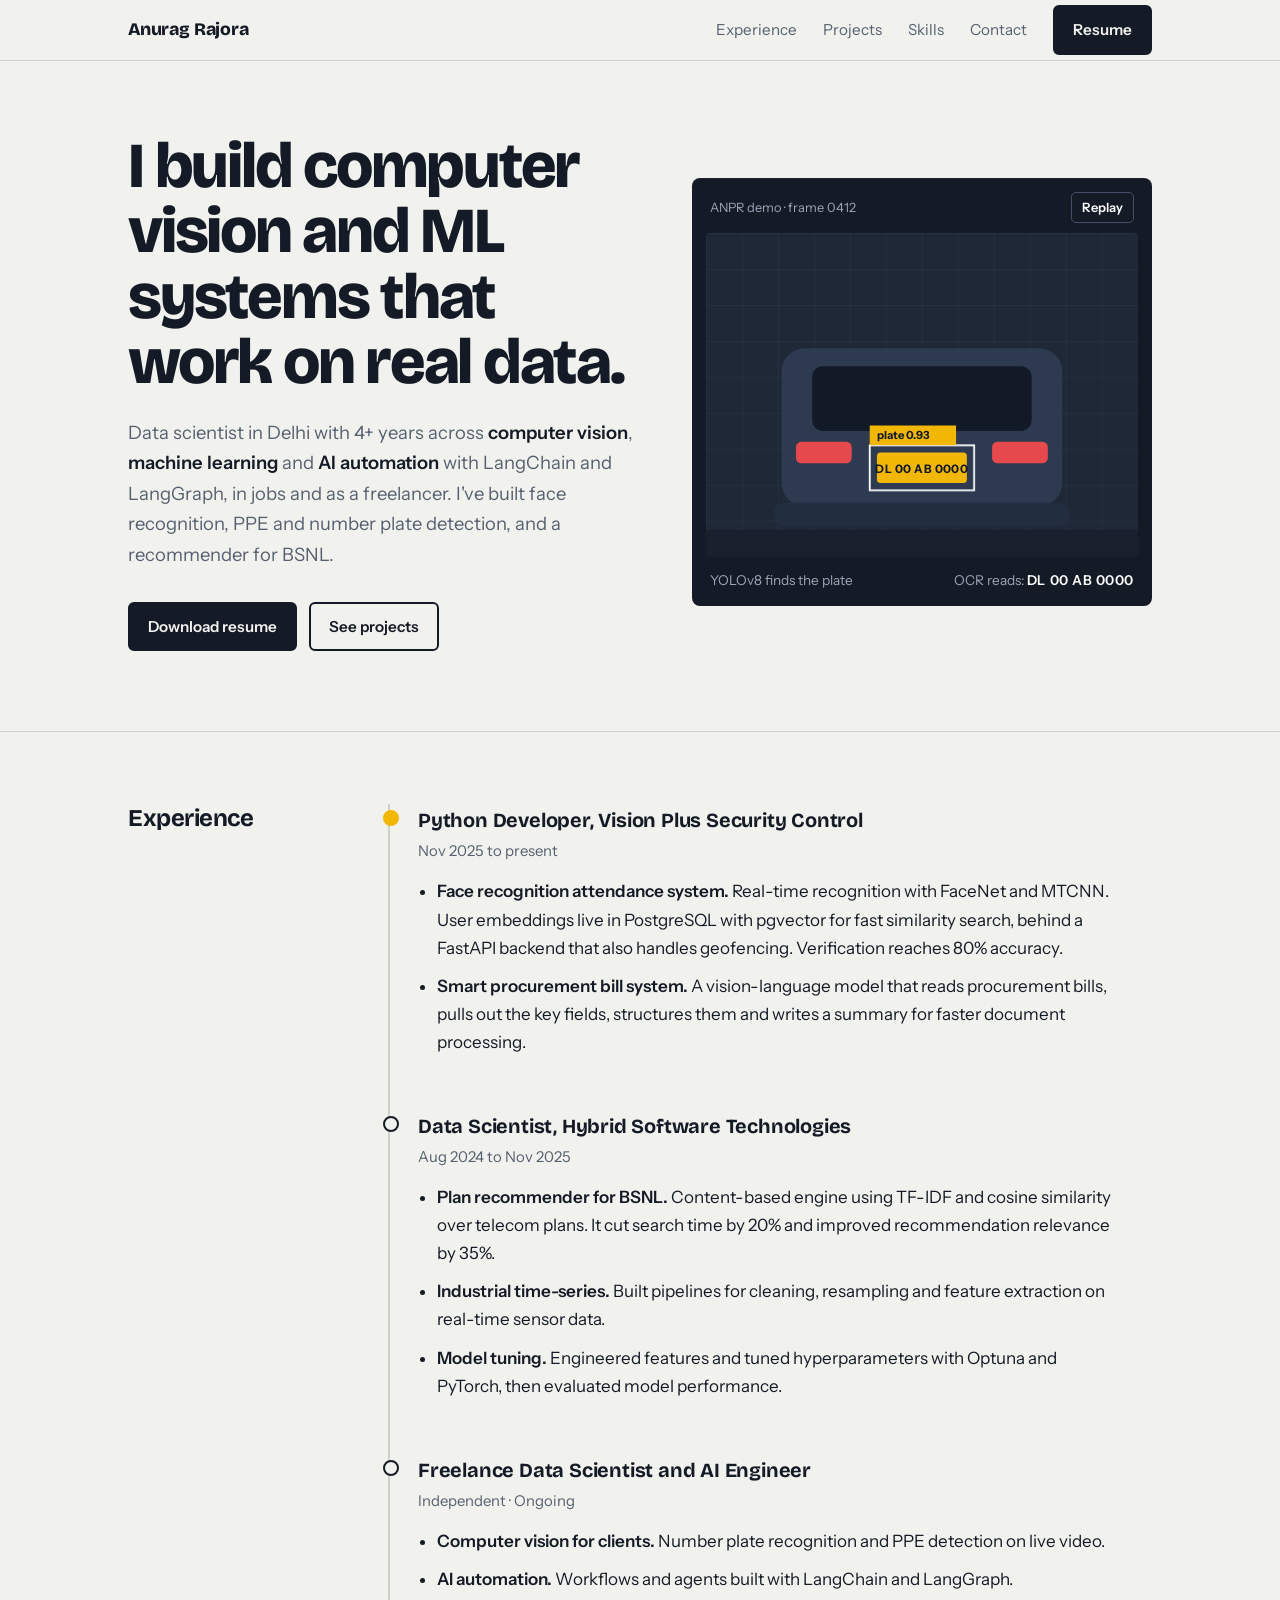
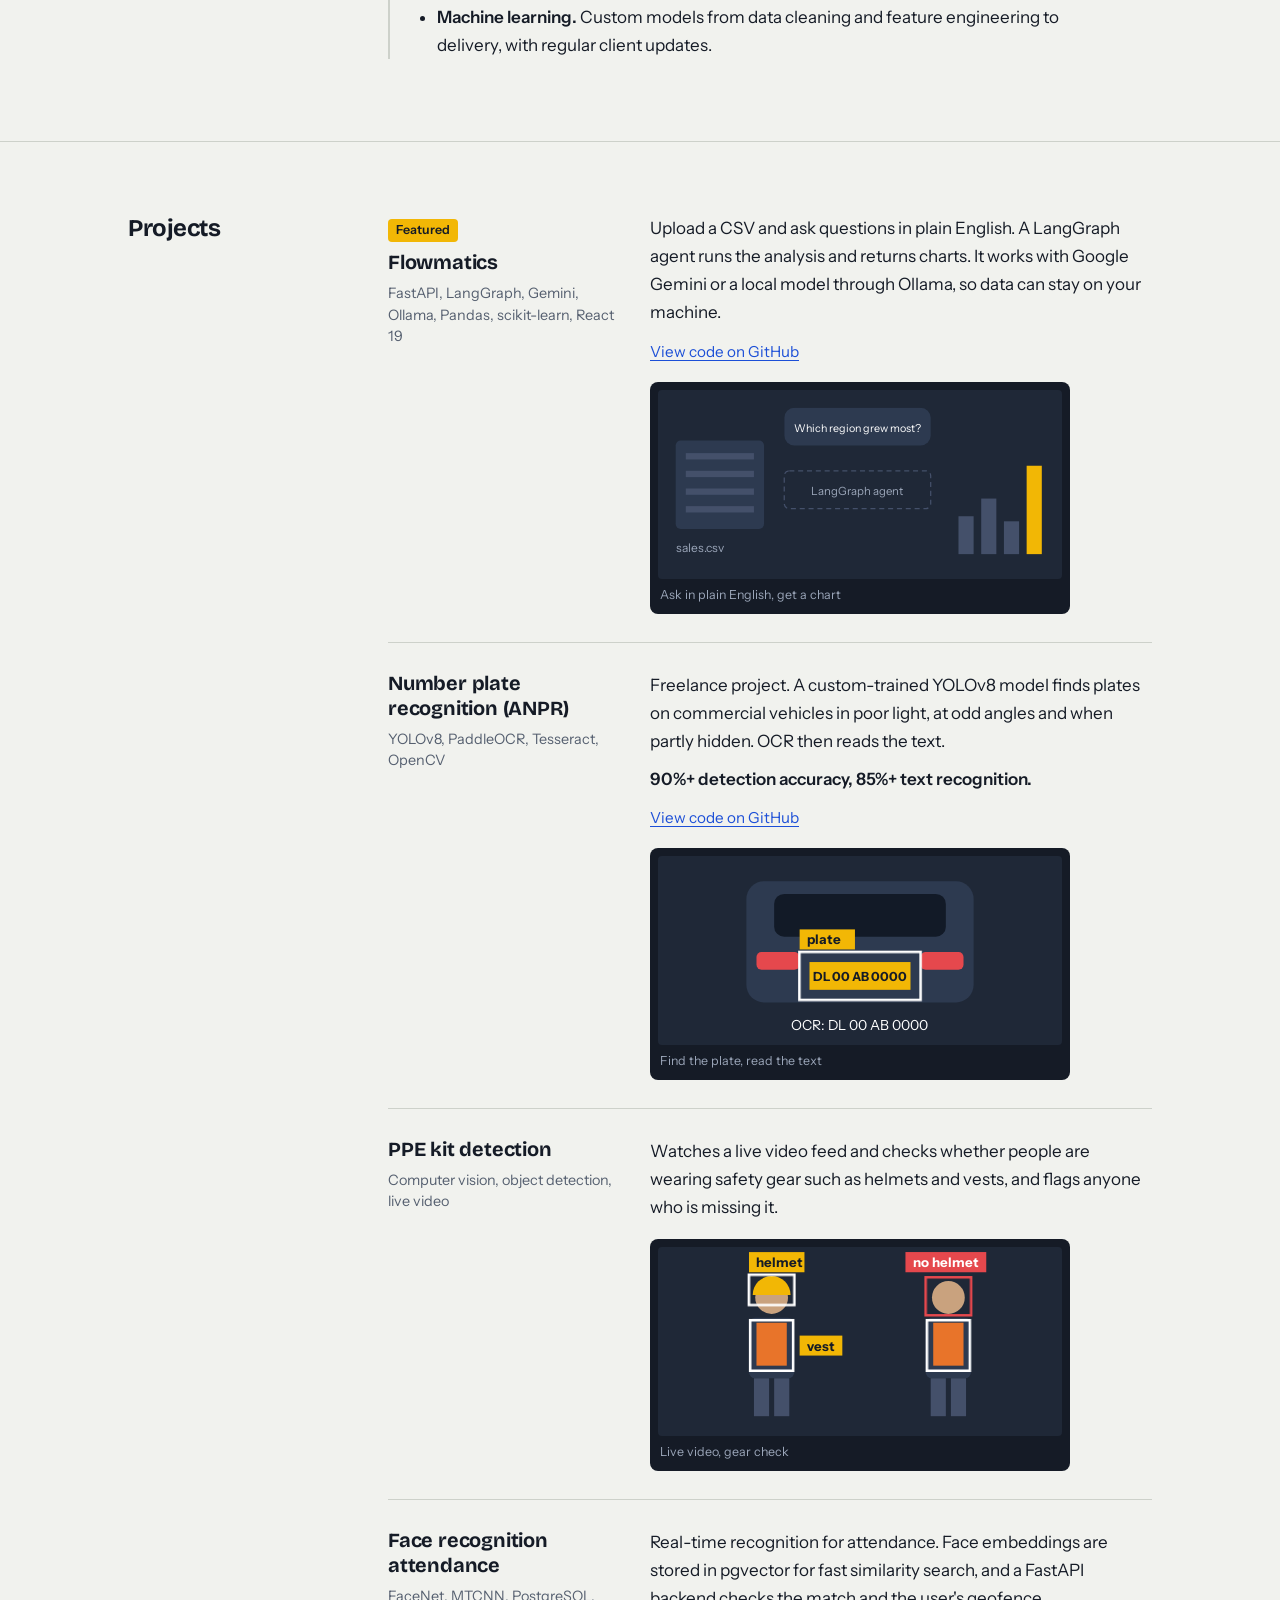
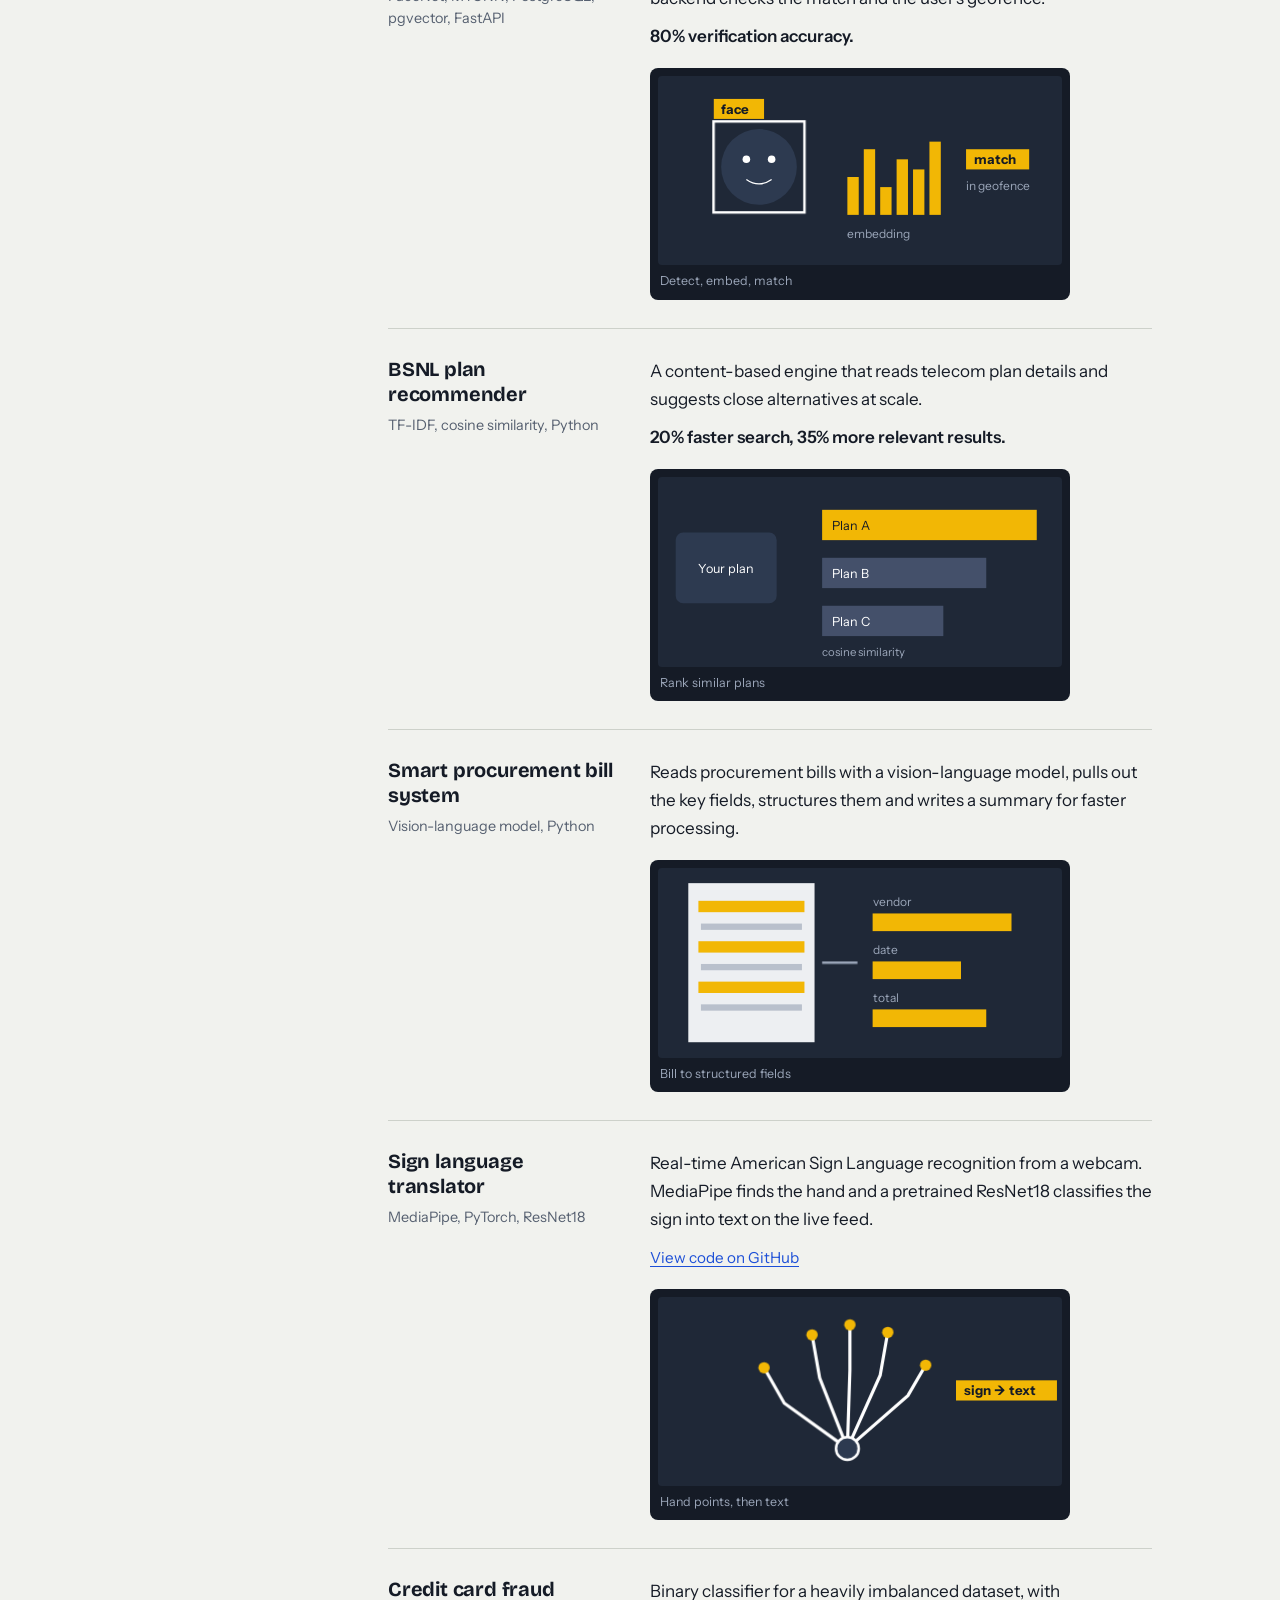
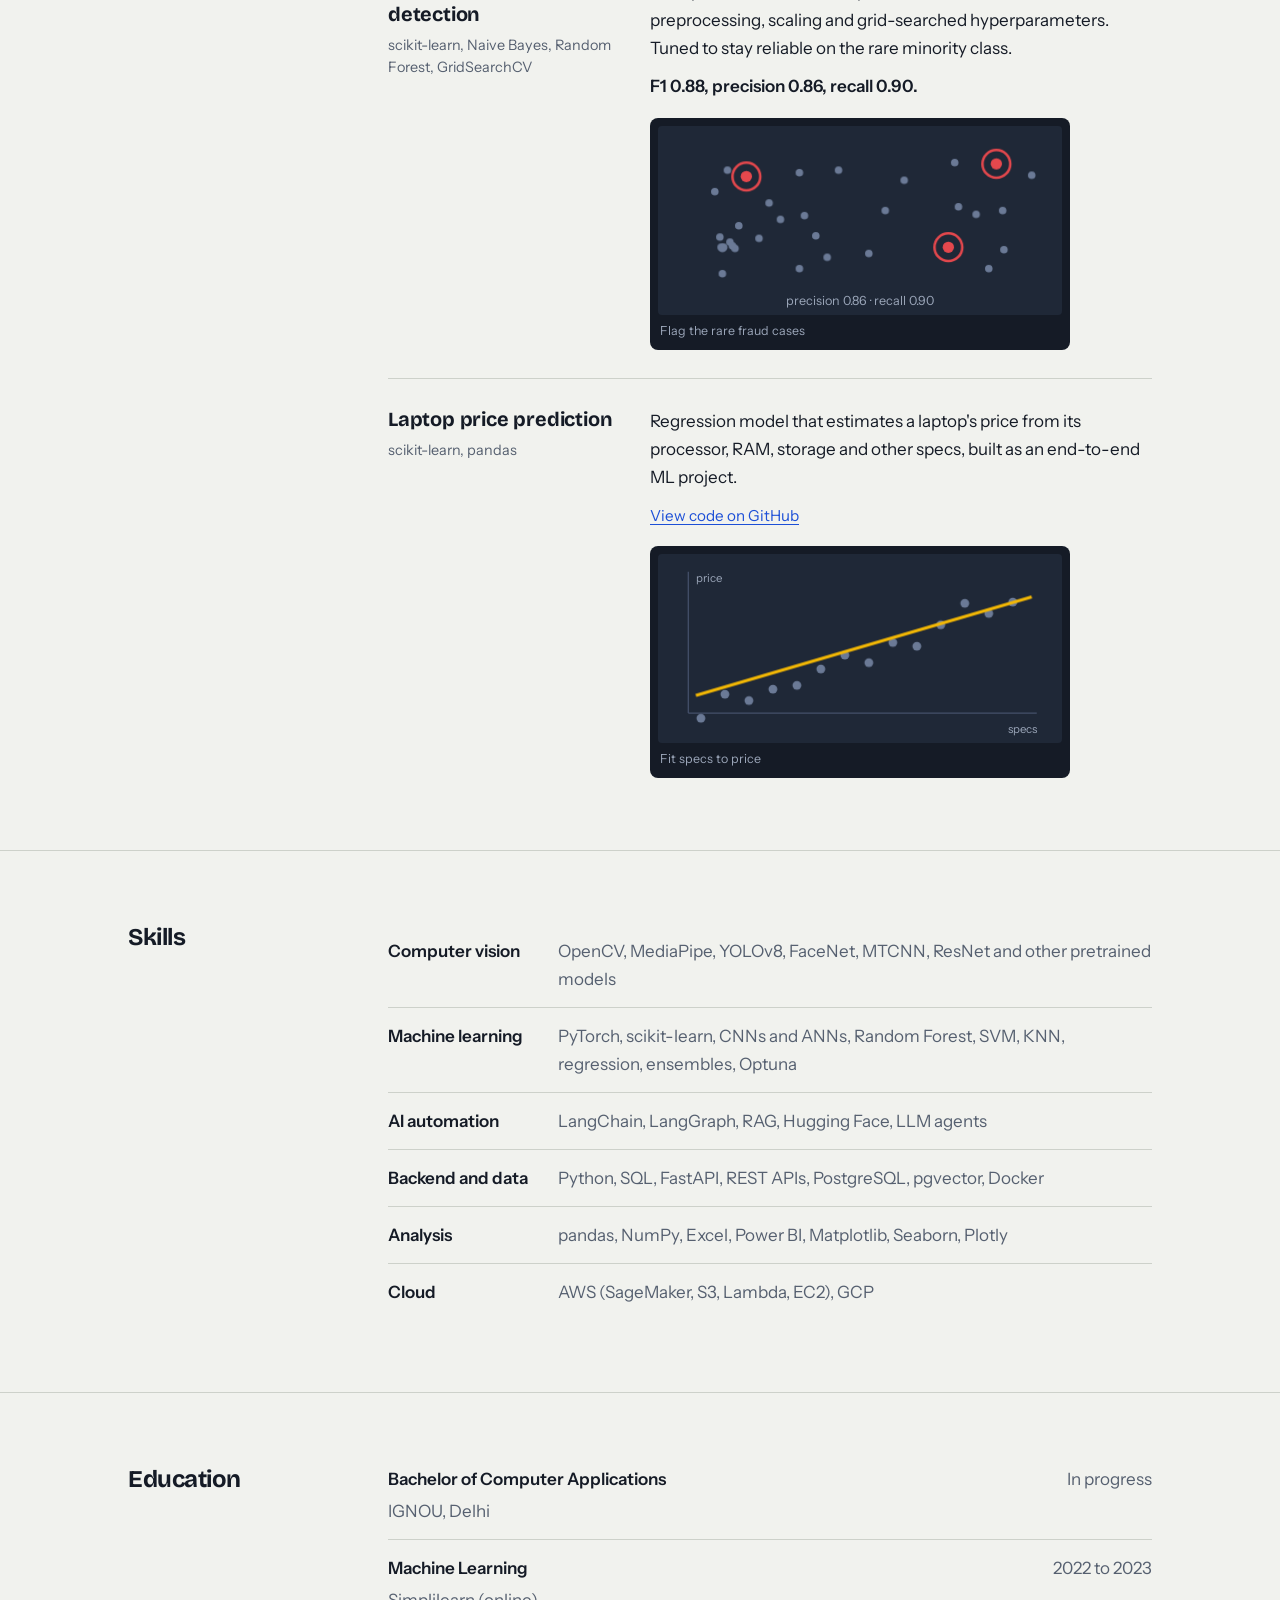
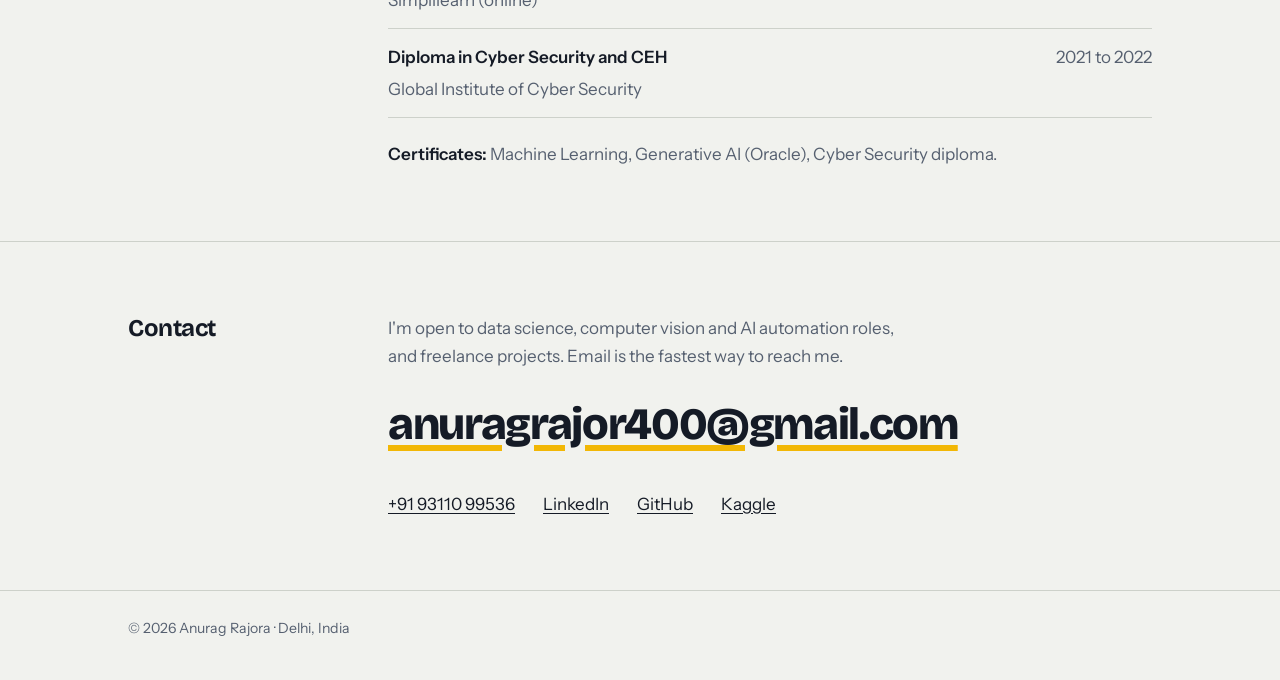
<file: index.html>
<!DOCTYPE html>
<html lang="en">
<head>
<meta charset="UTF-8">
<meta name="viewport" content="width=device-width, initial-scale=1">
<title>Anurag Rajora · Data Scientist, Computer Vision & ML</title>
<meta name="description" content="Data scientist with 4+ years of experience across computer vision, machine learning and AI automation, including freelance work. Python, PyTorch, LangGraph, FastAPI and pgvector.">
<meta property="og:title" content="Anurag Rajora · Data Scientist, Computer Vision & ML">
<meta property="og:description" content="Computer vision, ML and AI automation. 4+ years, including freelance. Based in Delhi.">
<meta name="theme-color" content="#F1F2EE">
<link rel="icon" href="data:image/svg+xml,%3Csvg xmlns='http://www.w3.org/2000/svg' viewBox='0 0 64 64'%3E%3Crect width='64' height='64' rx='12' fill='%23151B26'/%3E%3Cpath d='M14 18v-4h4M50 18v-4h-4M14 46v4h4M50 46v4h-4' stroke='%23F2B705' stroke-width='4' fill='none'/%3E%3Ctext x='32' y='41' font-size='24' font-weight='700' text-anchor='middle' fill='white' font-family='Arial'%3EA%3C/text%3E%3C/svg%3E">
<link rel="preconnect" href="https://fonts.googleapis.com">
<link rel="preconnect" href="https://fonts.gstatic.com" crossorigin>
<link href="https://fonts.googleapis.com/css2?family=Bricolage+Grotesque:opsz,wght@12..96,500;12..96,700;12..96,800&family=Instrument+Sans:wght@400;500;600&display=swap" rel="stylesheet">
<script>document.documentElement.classList.add("js")</script>
<style>
:root{
  --bg:#F1F2EE; --surface:#E6E8E3; --ink:#151B26; --muted:#566070; --line:#CDD1CA;
  --accent:#F2B705; --accent-ink:#151B26; --link:#1C4FD7;
  --panel:#151B26; --panel-2:#1F2837;
  --display:'Bricolage Grotesque','Helvetica Neue',Arial,sans-serif;
  --body:'Instrument Sans','Helvetica Neue',Arial,sans-serif;
}
@media (prefers-color-scheme:dark){
  :root{--bg:#10151D; --surface:#171E29; --ink:#ECEEF1; --muted:#98A2B3; --line:#2A3342; --link:#8DB0FF; --panel:#1A2230; --panel-2:#232D3F;}
}
*{box-sizing:border-box;margin:0;padding:0}
html{scroll-behavior:smooth;scroll-padding-top:72px}
body{font-family:var(--body);background:var(--bg);color:var(--ink);font-size:17px;line-height:1.65;-webkit-font-smoothing:antialiased}
a{color:inherit}
:focus-visible{outline:3px solid var(--accent);outline-offset:3px;border-radius:3px}
.wrap{max-width:1080px;margin:0 auto;padding:0 28px}

/* top bar */
.bar{position:sticky;top:0;z-index:20;background:color-mix(in srgb,var(--bg) 88%,transparent);backdrop-filter:blur(10px);border-bottom:1px solid var(--line)}
.bar .wrap{display:flex;align-items:center;justify-content:space-between;height:60px}
.logo{font-family:var(--display);font-weight:800;font-size:1.1rem;text-decoration:none;letter-spacing:-.01em}
.bar nav{display:flex;align-items:center;gap:26px;font-size:.95rem}
.bar nav a{text-decoration:none;color:var(--muted)}
.bar nav a:hover{color:var(--ink)}
.btn{display:inline-block;font-weight:600;font-size:.95rem;text-decoration:none;padding:10px 18px;border-radius:6px;background:var(--ink);color:var(--bg)!important;border:2px solid var(--ink);transition:background .15s,color .15s}
.btn:hover{background:var(--accent);border-color:var(--accent);color:var(--accent-ink)!important}
.btn.ghost{background:transparent;color:var(--ink)!important}
.btn.ghost:hover{background:var(--ink);border-color:var(--ink);color:var(--bg)!important}

/* hero */
.hero{padding:72px 0 80px}
.hero .wrap{display:grid;grid-template-columns:1.05fr .95fr;gap:56px;align-items:center}
h1{font-family:var(--display);font-weight:800;font-size:clamp(2.4rem,5.2vw,4rem);line-height:1.02;letter-spacing:-.035em}
.lede{margin-top:24px;max-width:34em;font-size:1.15rem;color:var(--muted)}
.lede b{color:var(--ink);font-weight:600}
.cta{margin-top:32px;display:flex;gap:12px;flex-wrap:wrap}

.scope{background:var(--panel);border-radius:8px;padding:14px 14px 0;color:#fff;box-shadow:0 1px 0 rgba(255,255,255,.04) inset}
.scope-top{display:flex;justify-content:space-between;align-items:center;font-size:.8rem;color:#9AA5B8;padding:0 4px 10px}
.scope-top button{font:inherit;font-weight:600;color:#fff;background:transparent;border:1px solid #44506A;border-radius:5px;padding:4px 10px;cursor:pointer}
.scope-top button:hover{border-color:var(--accent);color:var(--accent)}
.scope svg{display:block;width:100%;height:auto;border-radius:4px;background:var(--panel-2)}
.readout{display:flex;justify-content:space-between;gap:12px;padding:12px 4px 14px;font-size:.85rem;color:#9AA5B8}
.readout strong{color:#fff;font-weight:600;letter-spacing:.04em}
.ocr{display:inline-block;overflow:hidden;white-space:nowrap;vertical-align:bottom;max-width:0}
.scope svg text{font-family:var(--body)}

/* detection animation */
#scan{opacity:0}
#box,#chip{opacity:0}
.run #scan{animation:scan 1.3s ease-in-out .2s 1 both}
.run #box{animation:fade .01s linear 1.55s forwards}
.run #box rect.frame{stroke-dasharray:420;stroke-dashoffset:420;animation:draw .5s ease-out 1.55s forwards}
.run #chip{animation:fade .2s linear 2s forwards}
.run .ocr{animation:type 1s steps(13) 2.4s forwards}
@keyframes scan{0%{opacity:1;transform:translateY(0)}95%{opacity:1}100%{opacity:0;transform:translateY(330px)}}
@keyframes fade{to{opacity:1}}
@keyframes draw{to{stroke-dashoffset:0}}
@keyframes type{to{max-width:9em}}
.done #box,.done #chip{opacity:1}
.done #box rect.frame{stroke-dashoffset:0;stroke-dasharray:none}
.done .ocr{max-width:9em}
@media (prefers-reduced-motion:reduce){
  #scan{display:none}
  #box,#chip{opacity:1}
  .ocr{max-width:9em}
  html{scroll-behavior:auto}
}

/* sections */
section{padding:72px 0;border-top:1px solid var(--line)}
.sec{display:grid;grid-template-columns:220px 1fr;gap:40px}
h2{font-family:var(--display);font-weight:700;font-size:1.5rem;letter-spacing:-.02em;line-height:1.2}
.sec h2{position:sticky;top:84px;align-self:start}

/* experience timeline */
.job{position:relative;padding:0 0 44px 28px;border-left:2px solid var(--line)}
.job:last-child{padding-bottom:0}
.job::before{content:"";position:absolute;left:-7px;top:6px;width:12px;height:12px;border-radius:50%;background:var(--bg);border:2px solid var(--ink)}
.job:first-child::before{background:var(--accent);border-color:var(--accent)}
.job h3{font-family:var(--display);font-size:1.25rem;font-weight:700;letter-spacing:-.01em}
.meta{color:var(--muted);font-size:.93rem;margin:2px 0 14px}
.job ul{padding-left:1.1em}
.job li{margin-bottom:10px;max-width:40em}
.job li b{font-weight:600}

/* projects as rows */
.proj{display:grid;grid-template-columns:230px 1fr;gap:32px;padding:28px 0;border-bottom:1px solid var(--line)}
.proj:first-of-type{padding-top:0}
.proj:last-child{border-bottom:0;padding-bottom:0}
.proj h3{font-family:var(--display);font-size:1.25rem;font-weight:700;letter-spacing:-.01em;line-height:1.25}
.proj .stack{margin-top:8px;color:var(--muted);font-size:.9rem;line-height:1.5}
.proj p{max-width:40em}
.proj .result{margin-top:10px;font-weight:600}
.proj .links{margin-top:12px;font-size:.95rem}
.proj .links a{color:var(--link);text-underline-offset:3px}
.tag{display:inline-block;font-size:.78rem;font-weight:600;background:var(--accent);color:var(--accent-ink);padding:1px 8px;border-radius:4px;margin-bottom:8px}
.tag.plain{background:var(--surface);color:var(--muted)}

/* project scenes */
.proj>div:last-child{display:flex;flex-direction:column;align-items:flex-start}
.mini{background:#151B26;border-radius:8px;padding:8px;cursor:pointer;margin:18px 0 0;order:2;width:100%;max-width:420px}
.mini svg{display:block;width:100%;height:auto;background:#1F2837;border-radius:4px}
.mini text{font-family:var(--body)}
.mini figcaption{font-size:.78rem;color:#9AA5B8;padding:6px 2px 0}
.mini .p,.mini .g,.mini .d{transform-box:fill-box}
.mini .g{transform-origin:50% 100%}.mini .h{transform-origin:0 50%}.mini .d{stroke-dasharray:var(--l,600)}
.js .mini .p,.js .mini .g,.js .mini .d{opacity:0}
.mini.run .p{animation:pop .45s ease-out var(--d,0s) both}
.mini.run .g{animation:grow .6s ease-out var(--d,0s) both}
.mini.run .h{animation:growx .6s ease-out var(--d,0s) both}
.mini.run .d{animation:draw .7s ease-out var(--d,0s) both}
@keyframes pop{from{opacity:0;transform:translateY(5px)}to{opacity:1;transform:none}}
@keyframes grow{from{opacity:1;transform:scaleY(0)}to{opacity:1;transform:none}}
@keyframes growx{from{opacity:1;transform:scaleX(0)}to{opacity:1;transform:none}}
@keyframes draw{from{opacity:1;stroke-dashoffset:var(--l,600)}to{opacity:1;stroke-dashoffset:0}}
@media (prefers-reduced-motion:reduce){.js .mini .p,.js .mini .g,.js .mini .d{opacity:1}.mini.run *{animation:none!important}}


/* skills */
.skills{display:grid;grid-template-columns:170px 1fr;row-gap:0}
.skills dt,.skills dd{padding:14px 0;border-bottom:1px solid var(--line)}
.skills dt{font-weight:600}
.skills dd{color:var(--muted)}
.skills dt:last-of-type,.skills dd:last-of-type{border-bottom:0}

/* education */
.edu{display:grid;grid-template-columns:1fr auto;gap:4px 24px;padding:14px 0;border-bottom:1px solid var(--line)}
.edu:first-of-type{padding-top:0}
.edu b{font-weight:600}
.edu span{color:var(--muted)}
.certs{margin-top:22px;color:var(--muted)}
.certs b{color:var(--ink);font-weight:600}

/* contact */
.mail{display:inline-block;font-family:var(--display);font-weight:800;font-size:clamp(1.5rem,4.2vw,2.8rem);letter-spacing:-.03em;text-decoration:underline;text-decoration-color:var(--accent);text-decoration-thickness:6px;text-underline-offset:6px;word-break:break-all}
.mail:hover{background:var(--accent);color:var(--accent-ink)}
.contact p{color:var(--muted);margin-bottom:18px;max-width:30em}
.contact ul{list-style:none;margin-top:28px;display:flex;flex-wrap:wrap;gap:8px 28px}
.contact li a{text-underline-offset:3px}
footer{border-top:1px solid var(--line);padding:26px 0 40px;color:var(--muted);font-size:.88rem}

@media (max-width:860px){
  .hero .wrap{grid-template-columns:1fr;gap:40px}
  .sec,.proj{grid-template-columns:1fr;gap:12px}
  .sec h2{position:static;margin-bottom:12px}
  .skills{grid-template-columns:1fr}
  .skills dt{border-bottom:0;padding-bottom:0}
  .bar nav a:not(.btn){display:none}
}
@media (max-width:480px){
  body{font-size:16px}
  .wrap{padding:0 20px}
  .hero{padding:44px 0 56px}
  section{padding:52px 0}
  .readout{flex-direction:column;gap:2px}
}
</style>
</head>
<body>

<header class="bar">
  <div class="wrap">
    <a class="logo" href="#top">Anurag Rajora</a>
    <nav aria-label="Main">
      <a href="#experience">Experience</a>
      <a href="#projects">Projects</a>
      <a href="#skills">Skills</a>
      <a href="#contact">Contact</a>
      <a class="btn" href="Anurag_Rajora_Resume.pdf" download>Resume</a>
    </nav>
  </div>
</header>

<main id="top">
<div class="hero">
  <div class="wrap">
    <div>
      <h1>I build computer vision and ML systems that work on real data.</h1>
      <p class="lede">Data scientist in Delhi with 4+ years across <b>computer vision</b>, <b>machine learning</b> and <b>AI automation</b> with LangChain and LangGraph, in jobs and as a freelancer. I've built face recognition, PPE and number plate detection, and a recommender for BSNL.</p>
      <div class="cta">
        <a class="btn" href="Anurag_Rajora_Resume.pdf" download>Download resume</a>
        <a class="btn ghost" href="#projects">See projects</a>
      </div>
    </div>

    <figure class="scope" id="scope" aria-label="Animated example of license plate detection">
      <div class="scope-top"><span>ANPR demo · frame 0412</span><button type="button" id="replay">Replay</button></div>
      <svg viewBox="0 0 480 360" role="img" aria-label="Rear of a car with a bounding box drawn around its license plate">
        <defs><pattern id="grid" width="40" height="40" patternUnits="userSpaceOnUse"><path d="M40 0H0V40" fill="none" stroke="#2C3850" stroke-width="1"/></pattern></defs>
        <rect width="480" height="360" fill="url(#grid)"/>
        <rect x="0" y="330" width="480" height="30" fill="#18202D"/>
        <rect x="84" y="128" width="312" height="176" rx="26" fill="#2D3A50"/>
        <rect x="118" y="148" width="244" height="72" rx="12" fill="#121A27"/>
        <rect x="100" y="232" width="62" height="24" rx="6" fill="#E5484D"/>
        <rect x="318" y="232" width="62" height="24" rx="6" fill="#E5484D"/>
        <rect x="76" y="300" width="328" height="26" rx="10" fill="#222D40"/>
        <rect x="190" y="244" width="100" height="34" rx="4" fill="#F2B705"/>
        <text x="240" y="267" text-anchor="middle" font-size="13" font-weight="700" fill="#151B26" letter-spacing=".5">DL 00 AB 0000</text>
        <rect id="scan" x="0" y="0" width="480" height="3" fill="#F2B705" opacity="0"/>
        <g id="box">
          <rect class="frame" x="182" y="236" width="116" height="50" fill="none" stroke="#fff" stroke-width="2"/>
        </g>
        <g id="chip">
          <rect x="182" y="214" width="96" height="22" fill="#F2B705"/>
          <text x="190" y="229.5" font-size="12.5" font-weight="700" fill="#151B26">plate  0.93</text>
        </g>
      </svg>
      <div class="readout"><span>YOLOv8 finds the plate</span><span>OCR reads: <strong class="ocr" id="ocr">DL 00 AB 0000</strong></span></div>
    </figure>
  </div>
</div>

<section id="experience">
  <div class="wrap sec">
    <h2>Experience</h2>
    <div>
      <article class="job">
        <h3>Python Developer, Vision Plus Security Control</h3>
        <p class="meta">Nov 2025 to present</p>
        <ul>
          <li><b>Face recognition attendance system.</b> Real-time recognition with FaceNet and MTCNN. User embeddings live in PostgreSQL with pgvector for fast similarity search, behind a FastAPI backend that also handles geofencing. Verification reaches 80% accuracy.</li>
          <li><b>Smart procurement bill system.</b> A vision-language model that reads procurement bills, pulls out the key fields, structures them and writes a summary for faster document processing.</li>
        </ul>
      </article>
      <article class="job">
        <h3>Data Scientist, Hybrid Software Technologies</h3>
        <p class="meta">Aug 2024 to Nov 2025</p>
        <ul>
          <li><b>Plan recommender for BSNL.</b> Content-based engine using TF-IDF and cosine similarity over telecom plans. It cut search time by 20% and improved recommendation relevance by 35%.</li>
          <li><b>Industrial time-series.</b> Built pipelines for cleaning, resampling and feature extraction on real-time sensor data.</li>
          <li><b>Model tuning.</b> Engineered features and tuned hyperparameters with Optuna and PyTorch, then evaluated model performance.</li>
        </ul>
      </article>
      <article class="job">
        <h3>Freelance Data Scientist and AI Engineer</h3>
        <p class="meta">Independent · Ongoing</p>
        <ul>
          <li><b>Computer vision for clients.</b> Number plate recognition and PPE detection on live video.</li>
          <li><b>AI automation.</b> Workflows and agents built with LangChain and LangGraph.</li>
          <li><b>Machine learning.</b> Custom models from data cleaning and feature engineering to delivery, with regular client updates.</li>
        </ul>
      </article>
    </div>
  </div>
</section>

<section id="projects">
  <div class="wrap sec">
    <h2>Projects</h2>
    <div>
<article class="proj"><div><span class="tag">Featured</span><h3>Flowmatics</h3><p class="stack">FastAPI, LangGraph, Gemini, Ollama, Pandas, scikit-learn, React 19</p></div><div><figure class="mini" title="Click to replay"><svg viewBox="0 0 320 150" role="img" aria-label="Ask in plain English, get a chart"><rect x="14" y="40" width="70" height="70" rx="4" fill="#2D3A50"/><rect x="22" y="50" width="54" height="5" fill="#44506A"/><rect x="22" y="64" width="54" height="5" fill="#44506A"/><rect x="22" y="78" width="54" height="5" fill="#44506A"/><rect x="22" y="92" width="54" height="5" fill="#44506A"/><text class="p" style="--d:0.2s" x="14" y="128" font-size="9.5" fill="#9AA5B8" text-anchor="start">sales.csv</text><g class="p" style="--d:0.7s" ><rect x="100" y="14" width="116" height="30" rx="8" fill="#2D3A50"/><text x="108" y="33" font-size="8.5" fill="#fff">Which region grew most?</text></g><g class="p" style="--d:1.4s" ><rect x="100" y="64" width="116" height="30" rx="4" fill="none" stroke="#44506A" stroke-dasharray="4 3"/><text x="158" y="83" font-size="9" fill="#9AA5B8" text-anchor="middle">LangGraph agent</text></g><rect class="g" style="--d:2.0s" x="238" y="100" width="12" height="30" fill="#44506A"/><rect class="g" style="--d:2.15s" x="256" y="86" width="12" height="44" fill="#44506A"/><rect class="g" style="--d:2.3s" x="274" y="104" width="12" height="26" fill="#44506A"/><rect class="g" style="--d:2.45s" x="292" y="60" width="12" height="70" fill="#F2B705"/></svg><figcaption>Ask in plain English, get a chart</figcaption></figure><div><p>Upload a CSV and ask questions in plain English. A LangGraph agent runs the analysis and returns charts. It works with Google Gemini or a local model through Ollama, so data can stay on your machine.</p><p class="links"><a href="https://github.com/PurplePegasus08/Flowmatics" target="_blank" rel="noopener">View code on GitHub</a></p></div></div></article>
<article class="proj"><div><h3>Number plate recognition (ANPR)</h3><p class="stack">YOLOv8, PaddleOCR, Tesseract, OpenCV</p></div><div><figure class="mini" title="Click to replay"><svg viewBox="0 0 320 150" role="img" aria-label="Find the plate, read the text"><rect x="70" y="20" width="180" height="96" rx="14" fill="#2D3A50"/><rect x="92" y="30" width="136" height="34" rx="8" fill="#121A27"/><rect x="78" y="76" width="34" height="14" rx="4" fill="#E5484D"/><rect x="208" y="76" width="34" height="14" rx="4" fill="#E5484D"/><rect x="120" y="84" width="80" height="22" fill="#F2B705"/><text x="160" y="99" font-size="10" font-weight="700" text-anchor="middle" fill="#151B26">DL 00 AB 0000</text><rect class="d" style="--d:0.5s" x="112" y="76" width="96" height="38" fill="none" stroke="#fff" stroke-width="2"/><g class="p" style="--d:1.1s" ><rect x="112" y="58" width="44" height="16" fill="#F2B705"/><text x="118" y="70" font-size="10.5" font-weight="700" fill="#151B26">plate</text></g><text class="p" style="--d:1.9s" x="160" y="138" font-size="11" fill="#fff" text-anchor="middle">OCR: DL 00 AB 0000</text></svg><figcaption>Find the plate, read the text</figcaption></figure><div><p>Freelance project. A custom-trained YOLOv8 model finds plates on commercial vehicles in poor light, at odd angles and when partly hidden. OCR then reads the text.</p><p class="result">90%+ detection accuracy, 85%+ text recognition.</p><p class="links"><a href="https://github.com/PurplePegasus08/ANPD-using-YOLO" target="_blank" rel="noopener">View code on GitHub</a></p></div></div></article>
<article class="proj"><div><h3>PPE kit detection</h3><p class="stack">Computer vision, object detection, live video</p></div><div><figure class="mini" title="Click to replay"><svg viewBox="0 0 320 150" role="img" aria-label="Live video, gear check"><circle cx="90" cy="40" r="13" fill="#C9A27E"/><rect x="72" y="56" width="36" height="48" rx="5" fill="#2D3A50"/><rect x="78" y="60" width="24" height="34" fill="#E8742A"/><rect x="76" y="104" width="12" height="30" fill="#44506A"/><rect x="92" y="104" width="12" height="30" fill="#44506A"/><path d="M75 38a15 15 0 0 1 30 0z" fill="#F2B705"/><circle cx="230" cy="40" r="13" fill="#C9A27E"/><rect x="212" y="56" width="36" height="48" rx="5" fill="#2D3A50"/><rect x="218" y="60" width="24" height="34" fill="#E8742A"/><rect x="216" y="104" width="12" height="30" fill="#44506A"/><rect x="232" y="104" width="12" height="30" fill="#44506A"/><rect class="d" style="--d:0.4s" x="72" y="22" width="36" height="24" fill="none" stroke="#fff" stroke-width="2"/><g class="p" style="--d:0.9s" ><rect x="72" y="4" width="44" height="16" fill="#F2B705"/><text x="78" y="16" font-size="10.5" font-weight="700" fill="#151B26">helmet</text></g><rect class="d" style="--d:1.3s" x="73" y="58" width="34" height="40" fill="none" stroke="#fff" stroke-width="2"/><g class="p" style="--d:1.7s" ><rect x="112" y="70" width="34" height="16" fill="#F2B705"/><text x="118" y="82" font-size="10.5" font-weight="700" fill="#151B26">vest</text></g><rect class="d" style="--d:2.1s" x="212" y="24" width="36" height="30" fill="none" stroke="#E5484D" stroke-width="2"/><g class="p" style="--d:2.6s" ><rect x="196" y="4" width="64" height="16" fill="#E5484D"/><text x="202" y="16" font-size="10.5" font-weight="700" fill="#fff">no helmet</text></g><rect class="d" style="--d:3s" x="213" y="58" width="34" height="40" fill="none" stroke="#fff" stroke-width="2"/></svg><figcaption>Live video, gear check</figcaption></figure><div><p>Watches a live video feed and checks whether people are wearing safety gear such as helmets and vests, and flags anyone who is missing it.</p></div></div></article>
<article class="proj"><div><h3>Face recognition attendance</h3><p class="stack">FaceNet, MTCNN, PostgreSQL, pgvector, FastAPI</p></div><div><figure class="mini" title="Click to replay"><svg viewBox="0 0 320 150" role="img" aria-label="Detect, embed, match"><circle cx="80" cy="72" r="30" fill="#2D3A50"/><circle cx="70" cy="66" r="3" fill="#fff"/><circle cx="90" cy="66" r="3" fill="#fff"/><path d="M70 82q10 7 20 0" stroke="#fff" fill="none"/><rect class="d" style="--d:0.4s" x="44" y="36" width="72" height="72" fill="none" stroke="#fff" stroke-width="2"/><g class="p" style="--d:1s" ><rect x="44" y="18" width="40" height="16" fill="#F2B705"/><text x="50" y="30" font-size="10.5" font-weight="700" fill="#151B26">face</text></g><rect class="g" style="--d:1.3s" x="150" y="80" width="9" height="30" fill="#F2B705"/><rect class="g" style="--d:1.4000000000000001s" x="163" y="58" width="9" height="52" fill="#F2B705"/><rect class="g" style="--d:1.5s" x="176" y="88" width="9" height="22" fill="#F2B705"/><rect class="g" style="--d:1.6s" x="189" y="66" width="9" height="44" fill="#F2B705"/><rect class="g" style="--d:1.7000000000000002s" x="202" y="74" width="9" height="36" fill="#F2B705"/><rect class="g" style="--d:1.8s" x="215" y="52" width="9" height="58" fill="#F2B705"/><text class="p" style="--d:1.8s" x="150" y="128" font-size="9.5" fill="#9AA5B8" text-anchor="start">embedding</text><g class="p" style="--d:2.4s" ><rect x="244" y="58" width="50" height="16" fill="#F2B705"/><text x="250" y="70" font-size="10.5" font-weight="700" fill="#151B26">match</text></g><text class="p" style="--d:2.6s" x="244" y="90" font-size="9.5" fill="#9AA5B8" text-anchor="start">in geofence</text></svg><figcaption>Detect, embed, match</figcaption></figure><div><p>Real-time recognition for attendance. Face embeddings are stored in pgvector for fast similarity search, and a FastAPI backend checks the match and the user's geofence.</p><p class="result">80% verification accuracy.</p></div></div></article>
<article class="proj"><div><h3>BSNL plan recommender</h3><p class="stack">TF-IDF, cosine similarity, Python</p></div><div><figure class="mini" title="Click to replay"><svg viewBox="0 0 320 150" role="img" aria-label="Rank similar plans"><rect x="14" y="44" width="80" height="56" rx="6" fill="#2D3A50"/><text x="54" y="76" font-size="10" fill="#fff" text-anchor="middle">Your plan</text><rect class="g h" style="--d:0.5s" x="130" y="26" width="170" height="24" fill="#F2B705"/><text class="p" style="--d:0.9s" x="138" y="42" font-size="10" fill="#151B26" text-anchor="start">Plan A</text><rect class="g h" style="--d:0.9s" x="130" y="64" width="130" height="24" fill="#44506A"/><text class="p" style="--d:1.3s" x="138" y="80" font-size="10" fill="#fff" text-anchor="start">Plan B</text><rect class="g h" style="--d:1.3s" x="130" y="102" width="96" height="24" fill="#44506A"/><text class="p" style="--d:1.7000000000000002s" x="138" y="118" font-size="10" fill="#fff" text-anchor="start">Plan C</text><text class="p" style="--d:1.8s" x="130" y="142" font-size="9" fill="#9AA5B8" text-anchor="start">cosine similarity</text></svg><figcaption>Rank similar plans</figcaption></figure><div><p>A content-based engine that reads telecom plan details and suggests close alternatives at scale.</p><p class="result">20% faster search, 35% more relevant results.</p></div></div></article>
<article class="proj"><div><h3>Smart procurement bill system</h3><p class="stack">Vision-language model, Python</p></div><div><figure class="mini" title="Click to replay"><svg viewBox="0 0 320 150" role="img" aria-label="Bill to structured fields"><rect x="24" y="12" width="100" height="126" fill="#EDEFF2"/><rect x="34" y="28" width="80" height="5" fill="#B9C0CC"/><rect x="34" y="44" width="80" height="5" fill="#B9C0CC"/><rect x="34" y="60" width="80" height="5" fill="#B9C0CC"/><rect x="34" y="76" width="80" height="5" fill="#B9C0CC"/><rect x="34" y="92" width="80" height="5" fill="#B9C0CC"/><rect x="34" y="108" width="80" height="5" fill="#B9C0CC"/><rect class="p" style="--d:0.4s" x="32" y="26" width="84" height="9" fill="#F2B705" opacity=".8"/><rect class="p" style="--d:1.0s" x="32" y="58" width="84" height="9" fill="#F2B705" opacity=".8"/><rect class="p" style="--d:1.6s" x="32" y="90" width="84" height="9" fill="#F2B705" opacity=".8"/><path class="d" style="--d:0.3s;--l:40" d="M130 75H158" stroke="#9AA5B8" stroke-width="2"/><text class="p" style="--d:0.9s" x="170" y="30" font-size="9.5" fill="#9AA5B8" text-anchor="start">vendor</text><rect class="p" style="--d:1.0s" x="170" y="36" width="110" height="14" fill="#F2B705"/><text class="p" style="--d:1.5s" x="170" y="68" font-size="9.5" fill="#9AA5B8" text-anchor="start">date</text><rect class="p" style="--d:1.6s" x="170" y="74" width="70" height="14" fill="#F2B705"/><text class="p" style="--d:2.1s" x="170" y="106" font-size="9.5" fill="#9AA5B8" text-anchor="start">total</text><rect class="p" style="--d:2.2s" x="170" y="112" width="90" height="14" fill="#F2B705"/></svg><figcaption>Bill to structured fields</figcaption></figure><div><p>Reads procurement bills with a vision-language model, pulls out the key fields, structures them and writes a summary for faster processing.</p></div></div></article>
<article class="proj"><div><h3>Sign language translator</h3><p class="stack">MediaPipe, PyTorch, ResNet18</p></div><div><figure class="mini" title="Click to replay"><svg viewBox="0 0 320 150" role="img" aria-label="Hand points, then text"><path class="d" style="--d:0.2s;--l:140" d="M150 120L100 84L84 56" stroke="#fff" stroke-width="2.5" fill="none" stroke-linecap="round"/><path class="d" style="--d:0.4s;--l:140" d="M150 120L128 64L122 30" stroke="#fff" stroke-width="2.5" fill="none" stroke-linecap="round"/><path class="d" style="--d:0.6000000000000001s;--l:140" d="M150 120L152 58L152 22" stroke="#fff" stroke-width="2.5" fill="none" stroke-linecap="round"/><path class="d" style="--d:0.8s;--l:140" d="M150 120L176 62L182 28" stroke="#fff" stroke-width="2.5" fill="none" stroke-linecap="round"/><path class="d" style="--d:1.0s;--l:140" d="M150 120L198 78L212 54" stroke="#fff" stroke-width="2.5" fill="none" stroke-linecap="round"/><circle class="p" style="--d:0.9s" cx="84" cy="56" r="4.5" fill="#F2B705"/><circle class="p" style="--d:1.1s" cx="122" cy="30" r="4.5" fill="#F2B705"/><circle class="p" style="--d:1.3s" cx="152" cy="22" r="4.5" fill="#F2B705"/><circle class="p" style="--d:1.5s" cx="182" cy="28" r="4.5" fill="#F2B705"/><circle class="p" style="--d:1.7000000000000002s" cx="212" cy="54" r="4.5" fill="#F2B705"/><circle cx="150" cy="120" r="9" fill="#2D3A50" stroke="#fff" stroke-width="2"/><g class="p" style="--d:2.2s" ><rect x="236" y="66" width="80" height="16" fill="#F2B705"/><text x="242" y="78" font-size="10.5" font-weight="700" fill="#151B26">sign → text</text></g></svg><figcaption>Hand points, then text</figcaption></figure><div><p>Real-time American Sign Language recognition from a webcam. MediaPipe finds the hand and a pretrained ResNet18 classifies the sign into text on the live feed.</p><p class="links"><a href="https://github.com/PurplePegasus08/Sign_Language-translator" target="_blank" rel="noopener">View code on GitHub</a></p></div></div></article>
<article class="proj"><div><h3>Credit card fraud detection</h3><p class="stack">scikit-learn, Naive Bayes, Random Forest, GridSearchCV</p></div><div><figure class="mini" title="Click to replay"><svg viewBox="0 0 320 150" role="img" aria-label="Flag the rare fraud cases"><circle class="p" style="--d:0.39s" cx="97" cy="74" r="3" fill="#6B7A96"/><circle class="p" style="--d:0.78s" cx="57" cy="92" r="3" fill="#6B7A96"/><circle class="p" style="--d:0.11s" cx="49" cy="88" r="3" fill="#6B7A96"/><circle class="p" style="--d:0.26s" cx="64" cy="79" r="3" fill="#6B7A96"/><circle class="p" style="--d:0.5s" cx="143" cy="35" r="3" fill="#6B7A96"/><circle class="p" style="--d:0.66s" cx="50" cy="96" r="3" fill="#6B7A96"/><circle class="p" style="--d:0.15s" cx="134" cy="104" r="3" fill="#6B7A96"/><circle class="p" style="--d:0.75s" cx="51" cy="97" r="3" fill="#6B7A96"/><circle class="p" style="--d:0.7s" cx="45" cy="52" r="3" fill="#6B7A96"/><circle class="p" style="--d:0.06s" cx="88" cy="61" r="3" fill="#6B7A96"/><circle class="p" style="--d:0.5s" cx="296" cy="39" r="3" fill="#6B7A96"/><circle class="p" style="--d:0.69s" cx="112" cy="37" r="3" fill="#6B7A96"/><circle class="p" style="--d:0.7s" cx="116" cy="71" r="3" fill="#6B7A96"/><circle class="p" style="--d:0.12s" cx="52" cy="96" r="3" fill="#6B7A96"/><circle class="p" style="--d:0.07s" cx="125" cy="87" r="3" fill="#6B7A96"/><circle class="p" style="--d:0.82s" cx="238" cy="64" r="3" fill="#6B7A96"/><circle class="p" style="--d:0.56s" cx="252" cy="70" r="3" fill="#6B7A96"/><circle class="p" style="--d:0.36s" cx="112" cy="113" r="3" fill="#6B7A96"/><circle class="p" style="--d:0.94s" cx="61" cy="97" r="3" fill="#6B7A96"/><circle class="p" style="--d:0.36s" cx="273" cy="67" r="3" fill="#6B7A96"/><circle class="p" style="--d:0.88s" cx="167" cy="101" r="3" fill="#6B7A96"/><circle class="p" style="--d:1.18s" cx="80" cy="89" r="3" fill="#6B7A96"/><circle class="p" style="--d:0.5s" cx="195" cy="43" r="3" fill="#6B7A96"/><circle class="p" style="--d:1.12s" cx="235" cy="29" r="3" fill="#6B7A96"/><circle class="p" style="--d:1.15s" cx="59" cy="95" r="3" fill="#6B7A96"/><circle class="p" style="--d:0.69s" cx="180" cy="67" r="3" fill="#6B7A96"/><circle class="p" style="--d:0.83s" cx="274" cy="98" r="3" fill="#6B7A96"/><circle class="p" style="--d:0.96s" cx="55" cy="35" r="3" fill="#6B7A96"/><circle class="p" style="--d:1.13s" cx="262" cy="113" r="3" fill="#6B7A96"/><circle class="p" style="--d:0.8s" cx="51" cy="117" r="3" fill="#6B7A96"/><circle class="p" style="--d:1.6s" cx="70" cy="40" r="4.5" fill="#E5484D"/><circle class="d" style="--d:1.9s;--l:70" cx="70" cy="40" r="11" fill="none" stroke="#E5484D" stroke-width="2"/><circle class="p" style="--d:2.0s" cx="230" cy="96" r="4.5" fill="#E5484D"/><circle class="d" style="--d:2.3s;--l:70" cx="230" cy="96" r="11" fill="none" stroke="#E5484D" stroke-width="2"/><circle class="p" style="--d:2.4000000000000004s" cx="268" cy="30" r="4.5" fill="#E5484D"/><circle class="d" style="--d:2.7s;--l:70" cx="268" cy="30" r="11" fill="none" stroke="#E5484D" stroke-width="2"/><text class="p" style="--d:3s" x="160" y="142" font-size="10" fill="#9AA5B8" text-anchor="middle">precision 0.86 · recall 0.90</text></svg><figcaption>Flag the rare fraud cases</figcaption></figure><div><p>Binary classifier for a heavily imbalanced dataset, with preprocessing, scaling and grid-searched hyperparameters. Tuned to stay reliable on the rare minority class.</p><p class="result">F1 0.88, precision 0.86, recall 0.90.</p></div></div></article>
<article class="proj"><div><h3>Laptop price prediction</h3><p class="stack">scikit-learn, pandas</p></div><div><figure class="mini" title="Click to replay"><svg viewBox="0 0 320 150" role="img" aria-label="Fit specs to price"><path d="M24 126H300M24 126V14" stroke="#44506A" fill="none"/><circle class="p" style="--d:0.0s" cx="34" cy="130" r="3.5" fill="#6B7A96"/><circle class="p" style="--d:0.07s" cx="53" cy="111" r="3.5" fill="#6B7A96"/><circle class="p" style="--d:0.14s" cx="72" cy="116" r="3.5" fill="#6B7A96"/><circle class="p" style="--d:0.21s" cx="91" cy="107" r="3.5" fill="#6B7A96"/><circle class="p" style="--d:0.28s" cx="110" cy="104" r="3.5" fill="#6B7A96"/><circle class="p" style="--d:0.35s" cx="129" cy="91" r="3.5" fill="#6B7A96"/><circle class="p" style="--d:0.42s" cx="148" cy="80" r="3.5" fill="#6B7A96"/><circle class="p" style="--d:0.49s" cx="167" cy="86" r="3.5" fill="#6B7A96"/><circle class="p" style="--d:0.56s" cx="186" cy="70" r="3.5" fill="#6B7A96"/><circle class="p" style="--d:0.63s" cx="205" cy="73" r="3.5" fill="#6B7A96"/><circle class="p" style="--d:0.7s" cx="224" cy="56" r="3.5" fill="#6B7A96"/><circle class="p" style="--d:0.77s" cx="243" cy="39" r="3.5" fill="#6B7A96"/><circle class="p" style="--d:0.84s" cx="262" cy="47" r="3.5" fill="#6B7A96"/><circle class="p" style="--d:0.91s" cx="281" cy="38" r="3.5" fill="#6B7A96"/><path class="d" style="--d:1.6s;--l:300" d="M30 112L296 34" stroke="#F2B705" stroke-width="2.5" fill="none"/><text class="p" style="--d:0.1s" x="300" y="142" font-size="9" fill="#9AA5B8" text-anchor="end">specs</text><text class="p" style="--d:0.1s" x="30" y="22" font-size="9" fill="#9AA5B8" text-anchor="start">price</text></svg><figcaption>Fit specs to price</figcaption></figure><div><p>Regression model that estimates a laptop's price from its processor, RAM, storage and other specs, built as an end-to-end ML project.</p><p class="links"><a href="https://github.com/PurplePegasus08/Laptop-price-prediction" target="_blank" rel="noopener">View code on GitHub</a></p></div></div></article>
    </div>
  </div>
</section>

<section id="skills">
  <div class="wrap sec">
    <h2>Skills</h2>
    <dl class="skills">
      <dt>Computer vision</dt><dd>OpenCV, MediaPipe, YOLOv8, FaceNet, MTCNN, ResNet and other pretrained models</dd>
      <dt>Machine learning</dt><dd>PyTorch, scikit-learn, CNNs and ANNs, Random Forest, SVM, KNN, regression, ensembles, Optuna</dd>
      <dt>AI automation</dt><dd>LangChain, LangGraph, RAG, Hugging Face, LLM agents</dd>
      <dt>Backend and data</dt><dd>Python, SQL, FastAPI, REST APIs, PostgreSQL, pgvector, Docker</dd>
      <dt>Analysis</dt><dd>pandas, NumPy, Excel, Power BI, Matplotlib, Seaborn, Plotly</dd>
      <dt>Cloud</dt><dd>AWS (SageMaker, S3, Lambda, EC2), GCP</dd>
    </dl>
  </div>
</section>

<section id="education">
  <div class="wrap sec">
    <h2>Education</h2>
    <div>
      <div class="edu"><b>Bachelor of Computer Applications</b><span>In progress</span><span>IGNOU, Delhi</span></div>
      <div class="edu"><b>Machine Learning</b><span>2022 to 2023</span><span>Simplilearn (online)</span></div>
      <div class="edu"><b>Diploma in Cyber Security and CEH</b><span>2021 to 2022</span><span>Global Institute of Cyber Security</span></div>
      <p class="certs"><b>Certificates:</b> Machine Learning, Generative AI (Oracle), Cyber Security diploma.</p>
    </div>
  </div>
</section>

<section id="contact" class="contact">
  <div class="wrap sec">
    <h2>Contact</h2>
    <div>
      <p>I'm open to data science, computer vision and AI automation roles, and freelance projects. Email is the fastest way to reach me.</p>
      <a class="mail" href="mailto:anuragrajor400@gmail.com">anuragrajor400@gmail.com</a>
      <ul>
        <li><a href="tel:+919311099536">+91 93110 99536</a></li>
        <li><a href="https://linkedin.com/in/anurag0809" target="_blank" rel="noopener">LinkedIn</a></li>
        <li><a href="https://github.com/PurplePegasus08" target="_blank" rel="noopener">GitHub</a></li>
        <li><a href="https://www.kaggle.com/proximus08" target="_blank" rel="noopener">Kaggle</a></li>
      </ul>
    </div>
  </div>
</section>
</main>

<footer><div class="wrap">© 2026 Anurag Rajora · Delhi, India</div></footer>

<script>
(function(){
  var io=new IntersectionObserver(function(es){es.forEach(function(e){if(e.isIntersecting){e.target.classList.add("run");io.unobserve(e.target)}})},{threshold:.4});
  document.querySelectorAll(".mini").forEach(function(m){io.observe(m);m.addEventListener("click",function(){m.classList.remove("run");void m.offsetWidth;m.classList.add("run")})});
  var scope=document.getElementById('scope');
  var reduce=window.matchMedia('(prefers-reduced-motion: reduce)').matches;
  function play(){
    scope.classList.remove('run','done');
    void scope.offsetWidth;
    scope.classList.add(reduce?'done':'run');
  }
  document.getElementById('replay').addEventListener('click',play);
  play();
})();
</script>
</body>
</html>
</file>
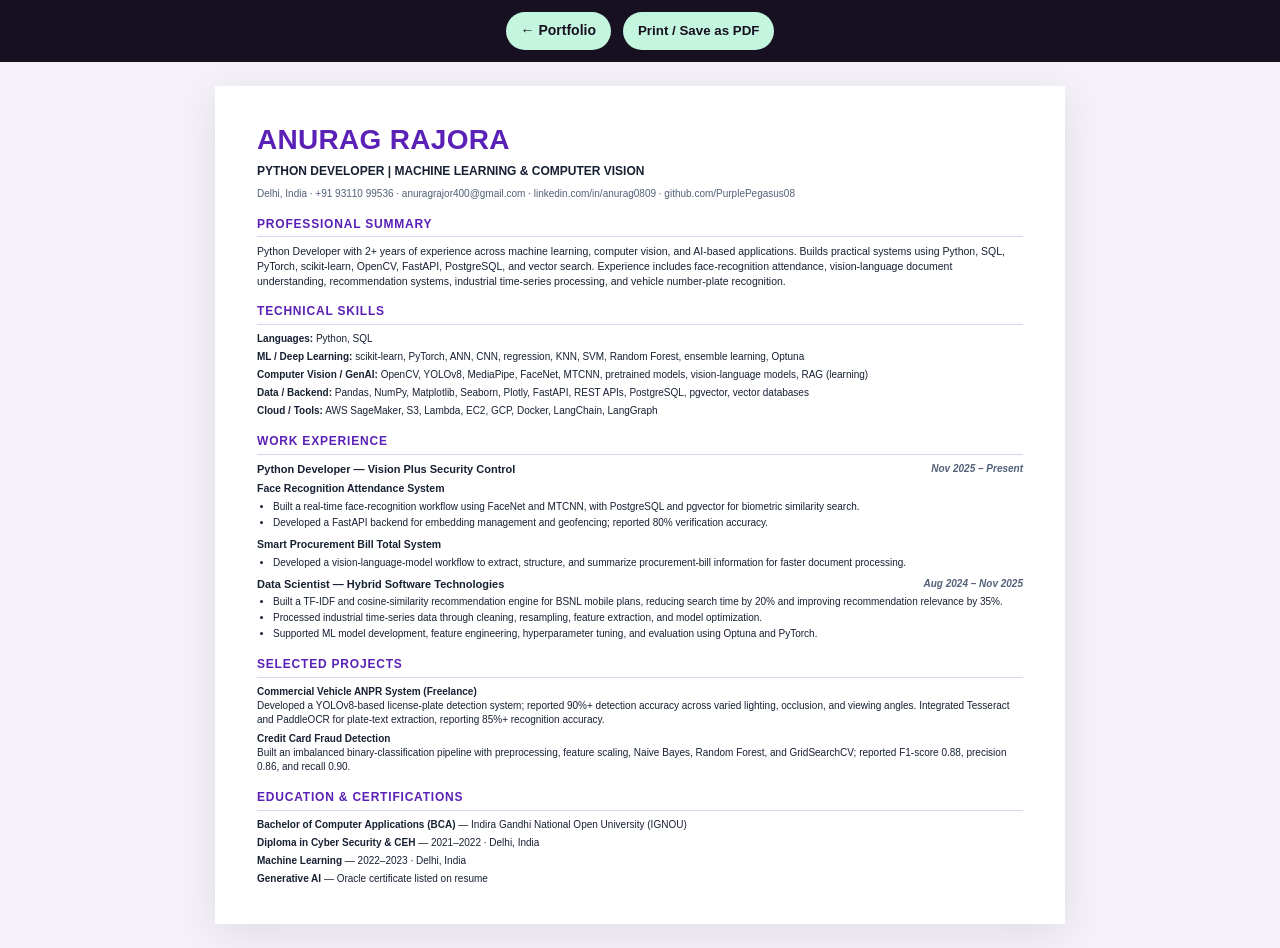
<file: resume.html>
<!doctype html>
<html lang="en"><head><meta charset="utf-8"><meta name="viewport" content="width=device-width,initial-scale=1"><title>Anurag Rajora — Resume</title>
<style>
:root{--purple:#5b21b6;--ink:#172033;--muted:#526078}*{box-sizing:border-box}body{margin:0;background:#f4f1f8;color:var(--ink);font:14px/1.4 Arial,Helvetica,sans-serif}.actions{position:sticky;top:0;background:#171020;color:#fff;padding:12px;text-align:center;display:flex;justify-content:center;gap:12px}.actions a,.actions button{background:#c4f5df;color:#171020;border:0;border-radius:20px;padding:9px 15px;font-weight:bold;cursor:pointer;text-decoration:none}.page{max-width:850px;margin:24px auto;background:white;padding:34px 42px;box-shadow:0 10px 40px #19102016}.name{font-size:28px;font-weight:800;color:var(--purple);letter-spacing:.3px;margin:0}.role{font-size:12px;font-weight:bold;margin:4px 0 7px}.contact{font-size:10px;color:var(--muted)}h2{font-size:12px;color:var(--purple);letter-spacing:.8px;text-transform:uppercase;border-bottom:1px solid #ddd2f0;padding-bottom:4px;margin:15px 0 7px}.summary,.body{font-size:10.5px;margin:4px 0}.jobhead{display:flex;justify-content:space-between;gap:10px;font-size:11px;font-weight:bold}.date{font-size:10px;color:var(--muted);font-style:italic}.sub{font-size:10px;color:var(--muted);margin:2px 0 4px}.bullets{padding-left:16px;margin:3px 0 7px;font-size:10px}.bullets li{margin:2px 0}.skills{font-size:10px;margin:4px 0}.project{font-size:10px;margin:5px 0}.project strong{display:block}.edu{font-size:10px;margin:4px 0}@media(max-width:600px){.page{margin:0;padding:22px 18px}.jobhead{display:block}.actions{flex-wrap:wrap}}@media print{body{background:white}.actions{display:none}.page{max-width:none;margin:0;padding:0;box-shadow:none}a{color:inherit;text-decoration:none}@page{size:A4;margin:12mm}}
</style></head><body>
<div class="actions"><a href="index.html">← Portfolio</a><button onclick="window.print()">Print / Save as PDF</button></div>
<main class="page">
<h1 class="name">ANURAG RAJORA</h1><div class="role">PYTHON DEVELOPER | MACHINE LEARNING & COMPUTER VISION</div>
<div class="contact">Delhi, India · +91 93110 99536 · anuragrajor400@gmail.com · linkedin.com/in/anurag0809 · github.com/PurplePegasus08</div>
<h2>Professional Summary</h2><p class="summary">Python Developer with 2+ years of experience across machine learning, computer vision, and AI-based applications. Builds practical systems using Python, SQL, PyTorch, scikit-learn, OpenCV, FastAPI, PostgreSQL, and vector search. Experience includes face-recognition attendance, vision-language document understanding, recommendation systems, industrial time-series processing, and vehicle number-plate recognition.</p>
<h2>Technical Skills</h2>
<p class="skills"><b>Languages:</b> Python, SQL</p><p class="skills"><b>ML / Deep Learning:</b> scikit-learn, PyTorch, ANN, CNN, regression, KNN, SVM, Random Forest, ensemble learning, Optuna</p><p class="skills"><b>Computer Vision / GenAI:</b> OpenCV, YOLOv8, MediaPipe, FaceNet, MTCNN, pretrained models, vision-language models, RAG (learning)</p><p class="skills"><b>Data / Backend:</b> Pandas, NumPy, Matplotlib, Seaborn, Plotly, FastAPI, REST APIs, PostgreSQL, pgvector, vector databases</p><p class="skills"><b>Cloud / Tools:</b> AWS SageMaker, S3, Lambda, EC2, GCP, Docker, LangChain, LangGraph</p>
<h2>Work Experience</h2>
<div class="jobhead"><span>Python Developer — Vision Plus Security Control</span><span class="date">Nov 2025 – Present</span></div>
<div class="body"><b>Face Recognition Attendance System</b></div><ul class="bullets"><li>Built a real-time face-recognition workflow using FaceNet and MTCNN, with PostgreSQL and pgvector for biometric similarity search.</li><li>Developed a FastAPI backend for embedding management and geofencing; reported 80% verification accuracy.</li></ul>
<div class="body"><b>Smart Procurement Bill Total System</b></div><ul class="bullets"><li>Developed a vision-language-model workflow to extract, structure, and summarize procurement-bill information for faster document processing.</li></ul>
<div class="jobhead"><span>Data Scientist — Hybrid Software Technologies</span><span class="date">Aug 2024 – Nov 2025</span></div><ul class="bullets"><li>Built a TF-IDF and cosine-similarity recommendation engine for BSNL mobile plans, reducing search time by 20% and improving recommendation relevance by 35%.</li><li>Processed industrial time-series data through cleaning, resampling, feature extraction, and model optimization.</li><li>Supported ML model development, feature engineering, hyperparameter tuning, and evaluation using Optuna and PyTorch.</li></ul>
<h2>Selected Projects</h2>
<div class="project"><strong>Commercial Vehicle ANPR System (Freelance)</strong>Developed a YOLOv8-based license-plate detection system; reported 90%+ detection accuracy across varied lighting, occlusion, and viewing angles. Integrated Tesseract and PaddleOCR for plate-text extraction, reporting 85%+ recognition accuracy.</div>
<div class="project"><strong>Credit Card Fraud Detection</strong>Built an imbalanced binary-classification pipeline with preprocessing, feature scaling, Naive Bayes, Random Forest, and GridSearchCV; reported F1-score 0.88, precision 0.86, and recall 0.90.</div>
<h2>Education & Certifications</h2>
<p class="edu"><b>Bachelor of Computer Applications (BCA)</b> — Indira Gandhi National Open University (IGNOU)</p>
<p class="edu"><b>Diploma in Cyber Security & CEH</b> — 2021–2022 · Delhi, India</p>
<p class="edu"><b>Machine Learning</b> — 2022–2023 · Delhi, India</p>
<p class="edu"><b>Generative AI</b> — Oracle certificate listed on resume</p>
</main></body></html>
</file>
